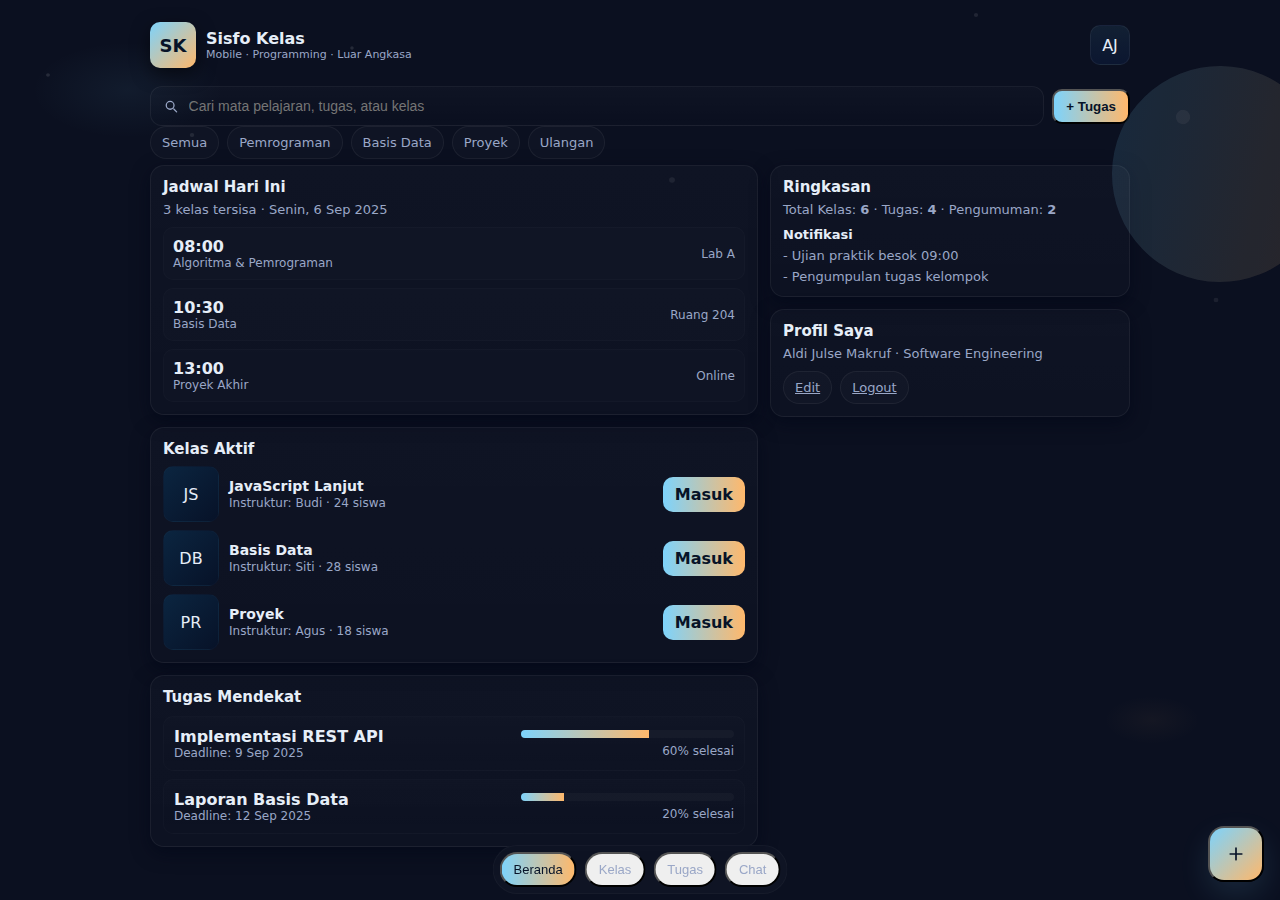
<file: test-index.html>
<!doctype html>
<html lang="id">
<head>
  <meta charset="utf-8" />
  <meta name="viewport" content="width=device-width,initial-scale=1" />
  <title>Sisfo Kelas — Mobile (Space · Programming)</title>
  <meta name="description" content="Sistem Informasi Kelas mobile-first, tema programming + luar angkasa. Mudah dipahami dan sangat responsif." />
  <style>
    /* ==========================
       Variables & Reset
       ========================== */
    :root{
      --bg:#0b1020; /* deep space */
      --card:#0f1724;
      --muted:#9aa7c7;
      --accent:#7dd3fc; /* cyan */
      --accent-2:#ffb86b; /* orange */
      --glass: rgba(255,255,255,0.04);
      --radius:14px;
      --shadow: 0 6px 18px rgba(2,6,23,0.6);
      --glass-border: rgba(255,255,255,0.06);
      font-family: Inter, ui-sans-serif, system-ui, -apple-system, "Segoe UI", Roboto, "Helvetica Neue", Arial;
    }
    *{box-sizing:border-box}
    html,body{height:100%}
    body{
      margin:0;
      min-height:100%;
      background:
        radial-gradient(1200px 600px at 10% 10%, rgba(125,211,252,0.06), transparent 8%),
        radial-gradient(800px 400px at 90% 80%, rgba(255,184,107,0.04), transparent 6%),
        var(--bg);
      color:#e6eef8;
      -webkit-font-smoothing:antialiased;
      -moz-osx-font-smoothing:grayscale;
      padding:18px 14px;
      -webkit-tap-highlight-color: transparent;
    }

    /* ==========================
       Layout (Mobile-first)
       ========================== */
    .app{
      max-width:980px;
      margin:0 auto;
      display:grid;
      grid-template-rows:auto 1fr;
      gap:12px;
    }

    header.app-header{
      display:flex;
      align-items:center;
      gap:12px;
      justify-content:space-between;
    }
    .brand{
      display:flex;align-items:center;gap:10px
    }
    .logo{
      width:46px;height:46px;border-radius:10px;background:linear-gradient(135deg,var(--accent),var(--accent-2));display:grid;place-items:center;box-shadow:0 6px 18px rgba(0,0,0,0.5);
      font-weight:700;color:#071328;font-size:18px
    }
    .brand h1{font-size:16px;margin:0}
    .brand p{margin:0;font-size:11px;color:var(--muted)}

    .profile{
      display:flex;align-items:center;gap:10px
    }
    .avatar{width:40px;height:40px;border-radius:10px;background:linear-gradient(180deg,#122033,#0b1630);display:grid;place-items:center;border:1px solid var(--glass-border)}

    /* ==========================
       Search / Quick filters
       ========================== */
    .search-row{display:flex;gap:8px;align-items:center}
    .search{
      flex:1;background:linear-gradient(180deg, rgba(255,255,255,0.02), transparent);
      padding:10px 12px;border-radius:12px;border:1px solid var(--glass-border);display:flex;gap:8px;align-items:center
    }
    .search input{background:transparent;border:0;color:inherit;outline:none;width:100%;font-size:14px}
    .chip-row{display:flex;gap:8px;overflow:auto;padding-bottom:6px}
    .chip{white-space:nowrap;padding:8px 11px;border-radius:999px;background:rgba(255,255,255,0.02);border:1px solid var(--glass-border);font-size:13px;color:var(--muted)}

    /* ==========================
       Main content cards
       ========================== */
    .grid{display:grid;grid-template-columns:1fr;gap:12px}

    .card{
      background:linear-gradient(180deg, rgba(255,255,255,0.02), rgba(255,255,255,0.01));
      padding:12px;border-radius:var(--radius);box-shadow:var(--shadow);border:1px solid var(--glass-border)
    }
    .card h2{margin:0 0 6px 0;font-size:15px}
    .card p{margin:0;color:var(--muted);font-size:13px}

    /* Classes list */
    .classes{display:flex;flex-direction:column;gap:8px}
    .class-item{display:flex;gap:10px;align-items:center}
    .class-thumb{width:56px;height:56px;border-radius:10px;flex-shrink:0;display:grid;place-items:center;background:linear-gradient(135deg,#0b2540,#071228);border:1px solid rgba(255,255,255,0.02)}
    .class-meta{flex:1}
    .class-meta h3{margin:0;font-size:14px}
    .class-meta p{margin:2px 0 0 0;font-size:12px;color:var(--muted)}
    .btn{display:inline-block;padding:8px 12px;border-radius:10px;font-weight:600;background:linear-gradient(90deg,var(--accent),var(--accent-2));color:#071328;text-decoration:none}

    /* Schedule small */
    .schedule-list{display:flex;flex-direction:column;gap:8px}
    .schedule-item{display:flex;justify-content:space-between;align-items:center;padding:9px;border-radius:10px;background:rgba(255,255,255,0.01);border:1px solid rgba(255,255,255,0.02)}
    .time{font-weight:700}
    .sub{color:var(--muted);font-size:12px}

    /* Assignments */
    .assign-list{display:flex;flex-direction:column;gap:8px}
    .assign-item{display:flex;justify-content:space-between;align-items:center;padding:10px;border-radius:10px;background:linear-gradient(180deg, rgba(255,255,255,0.01), transparent);border:1px solid rgba(255,255,255,0.02)}
    .progress{height:8px;border-radius:8px;background:rgba(255,255,255,0.03);overflow:hidden}
    .progress > i{display:block;height:100%;background:linear-gradient(90deg,var(--accent),var(--accent-2))}

    /* Floating actions and nav */
    .fab{position:fixed;right:16px;bottom:18px;width:56px;height:56px;border-radius:16px;background:linear-gradient(135deg,var(--accent),var(--accent-2));display:grid;place-items:center;box-shadow:0 12px 30px rgba(125,211,252,0.12);z-index:40}

    nav.bottom-nav{position:fixed;left:50%;transform:translateX(-50%);bottom:6px;display:flex;gap:8px;background:rgba(255,255,255,0.02);padding:6px;border-radius:999px;border:1px solid rgba(255,255,255,0.03);backdrop-filter: blur(6px);}
    .nav-item{padding:8px 12px;border-radius:999px;font-size:13px;color:var(--muted)}
    .nav-item.active{background:linear-gradient(90deg,var(--accent),var(--accent-2));color:#071328}

    /* small screens improvements */
    @media(min-width:640px){
      .grid{grid-template-columns:1fr 360px}
      body{padding:22px}
      .app{gap:18px}
    }

    /* decorative stars */
    .stars{position:fixed;left:0;top:0;right:0;bottom:0;pointer-events:none;z-index:0;opacity:0.18}
    .planet{position:fixed;right:-60px;top:6%;transform:rotate(12deg);opacity:0.9;width:240px;height:240px}

    /* Accessibility focus */
    a:focus,button:focus,input:focus{outline:2px solid rgba(125,211,252,0.18);outline-offset:3px}

  </style>
</head>
<body>
  <div class="stars" aria-hidden>
    <!-- small svg stars pattern -->
    <svg width="100%" height="100%" viewBox="0 0 800 600" preserveAspectRatio="none">
      <g fill="#ffffff">
        <circle cx="30" cy="50" r="1.2" opacity="0.6" />
        <circle cx="120" cy="90" r="1.4" opacity="0.5" />
        <circle cx="220" cy="32" r="1.1" opacity="0.6" />
        <circle cx="420" cy="120" r="1.8" opacity="0.4" />
        <circle cx="610" cy="10" r="1.3" opacity="0.5" />
        <circle cx="760" cy="200" r="1.5" opacity="0.4" />
      </g>
    </svg>
  </div>

  <svg class="planet" viewBox="0 0 200 200" aria-hidden>
    <defs>
      <linearGradient id="g1" x1="0" x2="1">
        <stop offset="0" stop-color="#7dd3fc" />
        <stop offset="1" stop-color="#ffb86b" />
      </linearGradient>
    </defs>
    <circle cx="100" cy="100" r="90" fill="url(#g1)" opacity="0.14" />
    <circle cx="60" cy="60" r="6" fill="#ffffff" opacity="0.06" />
  </svg>

  <div class="app" role="application">
    <header class="app-header">
      <div class="brand">
        <div class="logo" aria-hidden>SK</div>
        <div>
          <h1>Sisfo Kelas</h1>
          <p>Mobile · Programming · Luar Angkasa</p>
        </div>
      </div>

      <div class="profile" aria-hidden>
        <div class="avatar">AJ</div>
      </div>
    </header>

    <main>
      <section class="search-row">
        <div class="search" role="search">
          <svg width="16" height="16" viewBox="0 0 24 24" fill="none" aria-hidden>
            <path d="M21 21l-4.35-4.35" stroke="#9aa7c7" stroke-width="2" stroke-linecap="round" stroke-linejoin="round"/>
            <circle cx="11" cy="11" r="6" stroke="#9aa7c7" stroke-width="2" stroke-linecap="round" stroke-linejoin="round"/>
          </svg>
          <input type="search" placeholder="Cari mata pelajaran, tugas, atau kelas" aria-label="Cari" />
        </div>
        <button class="btn" aria-label="Buat tugas baru">+ Tugas</button>
      </section>

      <div class="chip-row" aria-hidden>
        <div class="chip">Semua</div>
        <div class="chip">Pemrograman</div>
        <div class="chip">Basis Data</div>
        <div class="chip">Proyek</div>
        <div class="chip">Ulangan</div>
      </div>

      <section class="grid" aria-live="polite">
        <div>
          <div class="card">
            <h2>Jadwal Hari Ini</h2>
            <p class="sub">3 kelas tersisa · Senin, 6 Sep 2025</p>
            <div class="schedule-list" style="margin-top:10px">
              <div class="schedule-item">
                <div>
                  <div class="time">08:00</div>
                  <div class="sub">Algoritma &amp; Pemrograman</div>
                </div>
                <div class="sub">Lab A</div>
              </div>
              <div class="schedule-item">
                <div>
                  <div class="time">10:30</div>
                  <div class="sub">Basis Data</div>
                </div>
                <div class="sub">Ruang 204</div>
              </div>
              <div class="schedule-item">
                <div>
                  <div class="time">13:00</div>
                  <div class="sub">Proyek Akhir</div>
                </div>
                <div class="sub">Online</div>
              </div>
            </div>
          </div>

          <div class="card" style="margin-top:12px">
            <h2>Kelas Aktif</h2>
            <div class="classes" style="margin-top:8px">
              <div class="class-item">
                <div class="class-thumb">JS</div>
                <div class="class-meta">
                  <h3>JavaScript Lanjut</h3>
                  <p class="sub">Instruktur: Budi · 24 siswa</p>
                </div>
                <a class="btn" href="#">Masuk</a>
              </div>

              <div class="class-item">
                <div class="class-thumb">DB</div>
                <div class="class-meta">
                  <h3>Basis Data</h3>
                  <p class="sub">Instruktur: Siti · 28 siswa</p>
                </div>
                <a class="btn" href="#">Masuk</a>
              </div>

              <div class="class-item">
                <div class="class-thumb">PR</div>
                <div class="class-meta">
                  <h3>Proyek</h3>
                  <p class="sub">Instruktur: Agus · 18 siswa</p>
                </div>
                <a class="btn" href="#">Masuk</a>
              </div>
            </div>
          </div>

          <div class="card" style="margin-top:12px">
            <h2>Tugas Mendekat</h2>
            <div class="assign-list" style="margin-top:10px">
              <div class="assign-item">
                <div>
                  <strong>Implementasi REST API</strong>
                  <div class="sub">Deadline: 9 Sep 2025</div>
                </div>
                <div style="width:38%">
                  <div class="progress" aria-hidden><i style="width:60%"></i></div>
                  <div class="sub" style="text-align:right;margin-top:6px">60% selesai</div>
                </div>
              </div>

              <div class="assign-item">
                <div>
                  <strong>Laporan Basis Data</strong>
                  <div class="sub">Deadline: 12 Sep 2025</div>
                </div>
                <div style="width:38%">
                  <div class="progress" aria-hidden><i style="width:20%"></i></div>
                  <div class="sub" style="text-align:right;margin-top:6px">20% selesai</div>
                </div>
              </div>
            </div>
          </div>

        </div>

        <aside>
          <div class="card">
            <h2>Ringkasan</h2>
            <p class="sub">Total Kelas: <strong>6</strong> · Tugas: <strong>4</strong> · Pengumuman: <strong>2</strong></p>
            <div style="margin-top:10px">
              <h3 style="font-size:13px;margin:0 0 6px 0">Notifikasi</h3>
              <p class="sub" style="margin:0">- Ujian praktik besok 09:00</p>
              <p class="sub" style="margin:6px 0 0 0">- Pengumpulan tugas kelompok</p>
            </div>
          </div>

          <div class="card" style="margin-top:12px">
            <h2>Profil Saya</h2>
            <p class="sub">Aldi Julse Makruf · Software Engineering</p>
            <div style="display:flex;gap:8px;margin-top:10px">
              <a class="chip" href="#">Edit</a>
              <a class="chip" href="#">Logout</a>
            </div>
          </div>
        </aside>
      </section>

    </main>

    <button class="fab" aria-label="Tambah" title="Tambahkan catatan atau tugas">
      <svg width="20" height="20" viewBox="0 0 24 24" fill="none" aria-hidden>
        <path d="M12 5v14M5 12h14" stroke="#071328" stroke-width="2" stroke-linecap="round" stroke-linejoin="round"/>
      </svg>
    </button>

    <nav class="bottom-nav" role="navigation" aria-label="Navigasi utama">
      <button class="nav-item active">Beranda</button>
      <button class="nav-item">Kelas</button>
      <button class="nav-item">Tugas</button>
      <button class="nav-item">Chat</button>
    </nav>
  </div>

  <script>
    // Small interactive enhancements (vanilla JS) — keep lightweight for mobile
    document.querySelectorAll('.nav-item').forEach(btn=>{
      btn.addEventListener('click',e=>{
        document.querySelectorAll('.nav-item').forEach(b=>b.classList.remove('active'));
        e.currentTarget.classList.add('active');
        // For a real app: swap view content here
      })
    })

    // Accessibility: focus management for FAB
    const fab = document.querySelector('.fab');
    fab.addEventListener('keydown', e=>{ if(e.key === 'Enter') fab.click(); })
  </script>
</body>
</html>
</file>
